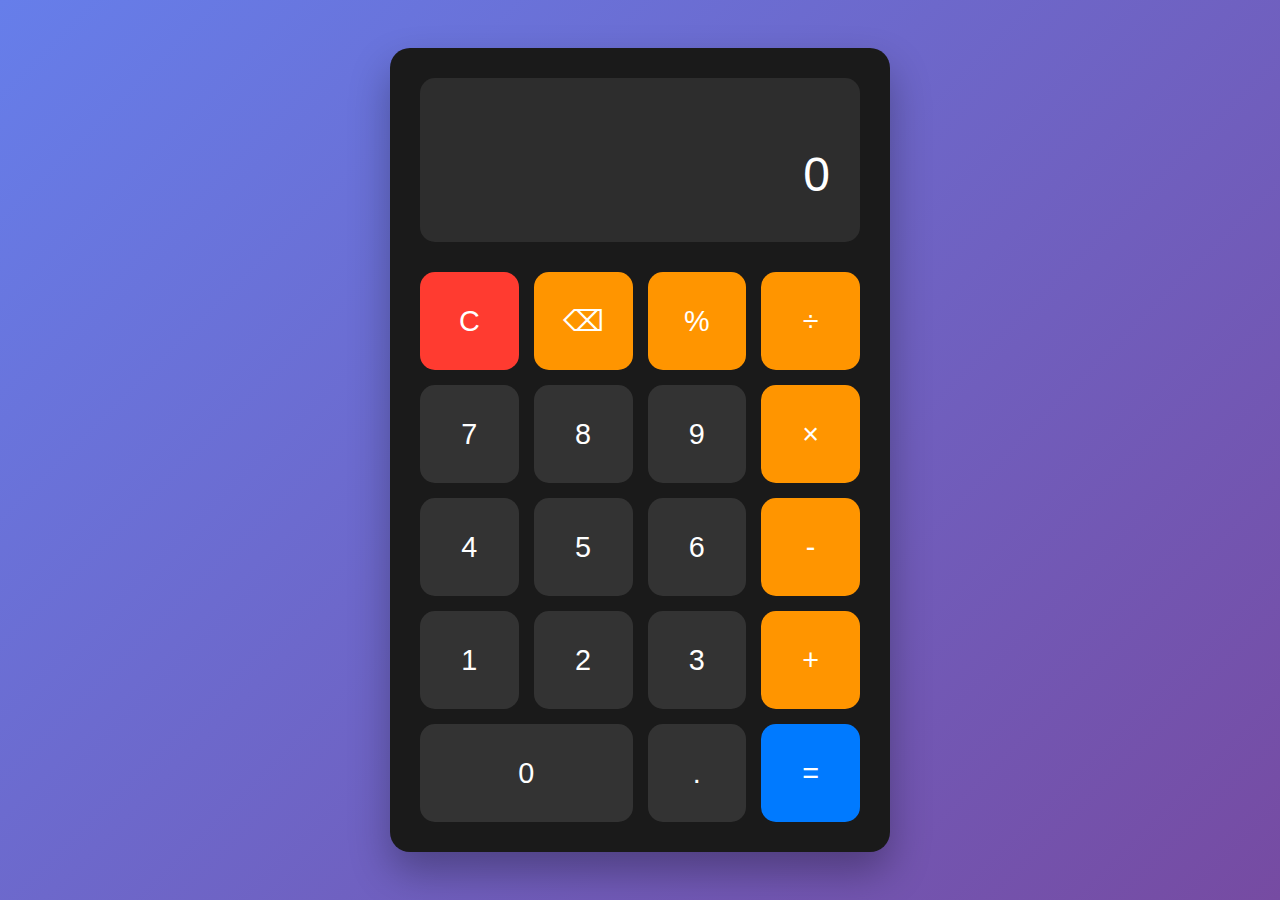
<file: calculator.html>
<!DOCTYPE html>
<html lang="ja">
<head>
    <meta charset="UTF-8">
    <meta name="viewport" content="width=device-width, initial-scale=1.0">
    <title>高品質計算機</title>
    <style>
        * {
            margin: 0;
            padding: 0;
            box-sizing: border-box;
        }

        body {
            font-family: 'Segoe UI', Tahoma, Geneva, Verdana, sans-serif;
            background: linear-gradient(135deg, #667eea 0%, #764ba2 100%);
            min-height: 100vh;
            display: flex;
            justify-content: center;
            align-items: center;
            padding: 20px;
        }

        .calculator {
            background: #1a1a1a;
            border-radius: 20px;
            padding: 20px;
            box-shadow: 0 20px 40px rgba(0, 0, 0, 0.3);
            width: 100%;
            max-width: 400px;
            min-width: 320px;
        }

        .display {
            background: #2d2d2d;
            border-radius: 15px;
            padding: 30px 20px;
            margin-bottom: 20px;
            text-align: right;
            min-height: 80px;
            display: flex;
            flex-direction: column;
            justify-content: flex-end;
        }

        .previous-operand {
            color: #888;
            font-size: 1.2rem;
            margin-bottom: 5px;
            min-height: 1.5rem;
        }

        .current-operand {
            color: #fff;
            font-size: 2.5rem;
            font-weight: 300;
            word-wrap: break-word;
            word-break: break-all;
        }

        .error {
            color: #ff6b6b !important;
        }

        .buttons {
            display: grid;
            grid-template-columns: repeat(4, 1fr);
            grid-template-rows: repeat(5, 1fr);
            gap: 12px;
            aspect-ratio: 4/5;
        }

        .button {
            background: #333;
            border: none;
            border-radius: 15px;
            color: #fff;
            font-size: 1.5rem;
            font-weight: 500;
            cursor: pointer;
            transition: all 0.2s ease;
            min-height: 60px;
            display: flex;
            align-items: center;
            justify-content: center;
            user-select: none;
            -webkit-tap-highlight-color: transparent;
        }

        .button:hover {
            background: #444;
            transform: translateY(-2px);
            box-shadow: 0 5px 15px rgba(0, 0, 0, 0.3);
        }

        .button:active {
            transform: translateY(0);
            box-shadow: 0 2px 8px rgba(0, 0, 0, 0.3);
        }

        .button.operator {
            background: #ff9500;
            color: #fff;
        }

        .button.operator:hover {
            background: #ffaa33;
        }

        .button.equals {
            background: #007aff;
            color: #fff;
        }

        .button.equals:hover {
            background: #0056cc;
        }

        .button.clear {
            background: #ff3b30;
            color: #fff;
        }

        .button.clear:hover {
            background: #ff6b6b;
        }

        .button.span-2 {
            grid-column: span 2;
        }

        /* レスポンシブ対応 */
        @media (max-width: 480px) {
            .calculator {
                padding: 15px;
                border-radius: 15px;
            }

            .display {
                padding: 20px 15px;
                margin-bottom: 15px;
                min-height: 70px;
            }

            .current-operand {
                font-size: 2rem;
            }

            .previous-operand {
                font-size: 1rem;
            }

            .buttons {
                gap: 8px;
            }

            .button {
                font-size: 1.3rem;
                min-height: 50px;
                border-radius: 12px;
            }
        }

        @media (max-width: 360px) {
            .calculator {
                padding: 10px;
            }

            .display {
                padding: 15px 10px;
            }

            .current-operand {
                font-size: 1.8rem;
            }

            .button {
                font-size: 1.2rem;
                min-height: 44px;
            }
        }

        /* タブレット対応 */
        @media (min-width: 768px) {
            .calculator {
                max-width: 500px;
                padding: 30px;
            }

            .display {
                padding: 40px 30px;
                margin-bottom: 30px;
            }

            .current-operand {
                font-size: 3rem;
            }

            .buttons {
                gap: 15px;
            }

            .button {
                font-size: 1.8rem;
                min-height: 70px;
            }
        }

        /* アニメーション */
        @keyframes press {
            0% { transform: scale(1); }
            50% { transform: scale(0.95); }
            100% { transform: scale(1); }
        }

        .button:active {
            animation: press 0.1s ease;
        }
    </style>
</head>
<body>
    <div class="calculator">
        <div class="display">
            <div class="previous-operand" id="previous-operand"></div>
            <div class="current-operand" id="current-operand">0</div>
        </div>
        <div class="buttons">
            <button class="button clear" onclick="clearAll()">C</button>
            <button class="button operator" onclick="deleteNumber()">⌫</button>
            <button class="button operator" onclick="appendOperator('%')">%</button>
            <button class="button operator" onclick="appendOperator('÷')">÷</button>
            
            <button class="button" onclick="appendNumber('7')">7</button>
            <button class="button" onclick="appendNumber('8')">8</button>
            <button class="button" onclick="appendNumber('9')">9</button>
            <button class="button operator" onclick="appendOperator('×')">×</button>
            
            <button class="button" onclick="appendNumber('4')">4</button>
            <button class="button" onclick="appendNumber('5')">5</button>
            <button class="button" onclick="appendNumber('6')">6</button>
            <button class="button operator" onclick="appendOperator('-')">-</button>
            
            <button class="button" onclick="appendNumber('1')">1</button>
            <button class="button" onclick="appendNumber('2')">2</button>
            <button class="button" onclick="appendNumber('3')">3</button>
            <button class="button operator" onclick="appendOperator('+')">+</button>
            
            <button class="button span-2" onclick="appendNumber('0')">0</button>
            <button class="button" onclick="appendDecimal()">.</button>
            <button class="button equals" onclick="calculate()">=</button>
        </div>
    </div>

    <script>
        class Calculator {
            constructor() {
                this.previousOperand = '';
                this.currentOperand = '0';
                this.operation = undefined;
                this.shouldResetScreen = false;
            }

            clear() {
                this.currentOperand = '0';
                this.previousOperand = '';
                this.operation = undefined;
                this.shouldResetScreen = false;
            }

            delete() {
                if (this.currentOperand === '0' || this.currentOperand === 'Error') {
                    return;
                }
                this.currentOperand = this.currentOperand.toString().slice(0, -1);
                if (this.currentOperand === '') {
                    this.currentOperand = '0';
                }
            }

            appendNumber(number) {
                if (this.shouldResetScreen) {
                    this.currentOperand = '';
                    this.shouldResetScreen = false;
                }
                if (number === '0' && this.currentOperand === '0') return;
                if (this.currentOperand === 'Error') {
                    this.currentOperand = '';
                }
                this.currentOperand = this.currentOperand.toString() + number;
            }

            appendDecimal() {
                if (this.shouldResetScreen) {
                    this.currentOperand = '0';
                    this.shouldResetScreen = false;
                }
                if (this.currentOperand === 'Error') {
                    this.currentOperand = '0';
                }
                if (this.currentOperand.includes('.')) return;
                this.currentOperand = this.currentOperand.toString() + '.';
            }

            appendOperator(operation) {
                if (this.currentOperand === 'Error') {
                    this.currentOperand = '0';
                }
                
                if (this.currentOperand !== '') {
                    if (this.previousOperand !== '') {
                        this.calculate();
                    }
                    this.operation = operation;
                    this.previousOperand = this.currentOperand;
                    this.shouldResetScreen = true;
                }
            }

            calculate() {
                let computation;
                const prev = parseFloat(this.previousOperand);
                const current = parseFloat(this.currentOperand);
                
                if (isNaN(prev) || isNaN(current)) {
                    this.currentOperand = 'Error';
                    return;
                }

                switch (this.operation) {
                    case '+':
                        computation = prev + current;
                        break;
                    case '-':
                        computation = prev - current;
                        break;
                    case '×':
                        computation = prev * current;
                        break;
                    case '÷':
                        if (current === 0) {
                            this.currentOperand = 'Error';
                            return;
                        }
                        computation = prev / current;
                        break;
                    case '%':
                        computation = prev % current;
                        break;
                    default:
                        return;
                }

                this.currentOperand = computation.toString();
                this.operation = undefined;
                this.previousOperand = '';
                this.shouldResetScreen = true;
            }

            getDisplayNumber(number) {
                if (number === 'Error') return 'Error';
                const stringNumber = number.toString();
                const integerDigits = parseFloat(stringNumber.split('.')[0]);
                const decimalDigits = stringNumber.split('.')[1];
                let integerDisplay;
                
                if (isNaN(integerDigits)) {
                    integerDisplay = '0';
                } else {
                    integerDisplay = integerDigits.toLocaleString('en', {
                        maximumFractionDigits: 0
                    });
                }
                
                if (decimalDigits != null) {
                    return `${integerDisplay}.${decimalDigits}`;
                } else {
                    return integerDisplay;
                }
            }

            updateDisplay() {
                const currentOperandElement = document.getElementById('current-operand');
                const previousOperandElement = document.getElementById('previous-operand');
                
                currentOperandElement.textContent = this.getDisplayNumber(this.currentOperand);
                
                if (this.operation != null && this.previousOperand !== '') {
                    previousOperandElement.textContent = 
                        `${this.getDisplayNumber(this.previousOperand)} ${this.operation}`;
                } else {
                    previousOperandElement.textContent = '';
                }

                // エラー表示のスタイル適用
                if (this.currentOperand === 'Error') {
                    currentOperandElement.classList.add('error');
                } else {
                    currentOperandElement.classList.remove('error');
                }
            }
        }

        const calculator = new Calculator();

        function appendNumber(number) {
            calculator.appendNumber(number);
            calculator.updateDisplay();
        }

        function appendOperator(operator) {
            calculator.appendOperator(operator);
            calculator.updateDisplay();
        }

        function appendDecimal() {
            calculator.appendDecimal();
            calculator.updateDisplay();
        }

        function calculate() {
            calculator.calculate();
            calculator.updateDisplay();
        }

        function clearAll() {
            calculator.clear();
            calculator.updateDisplay();
        }

        function deleteNumber() {
            calculator.delete();
            calculator.updateDisplay();
        }

        // キーボードサポート
        document.addEventListener('keydown', (event) => {
            const key = event.key;
            
            if (key >= '0' && key <= '9') {
                appendNumber(key);
            } else if (key === '.') {
                appendDecimal();
            } else if (key === '+' || key === '-') {
                appendOperator(key);
            } else if (key === '*') {
                appendOperator('×');
            } else if (key === '/') {
                appendOperator('÷');
            } else if (key === '%') {
                appendOperator('%');
            } else if (key === 'Enter' || key === '=') {
                calculate();
            } else if (key === 'Escape') {
                clearAll();
            } else if (key === 'Backspace') {
                deleteNumber();
            }
        });

        // 初期表示
        calculator.updateDisplay();
    </script>
</body>
</html>
</file>
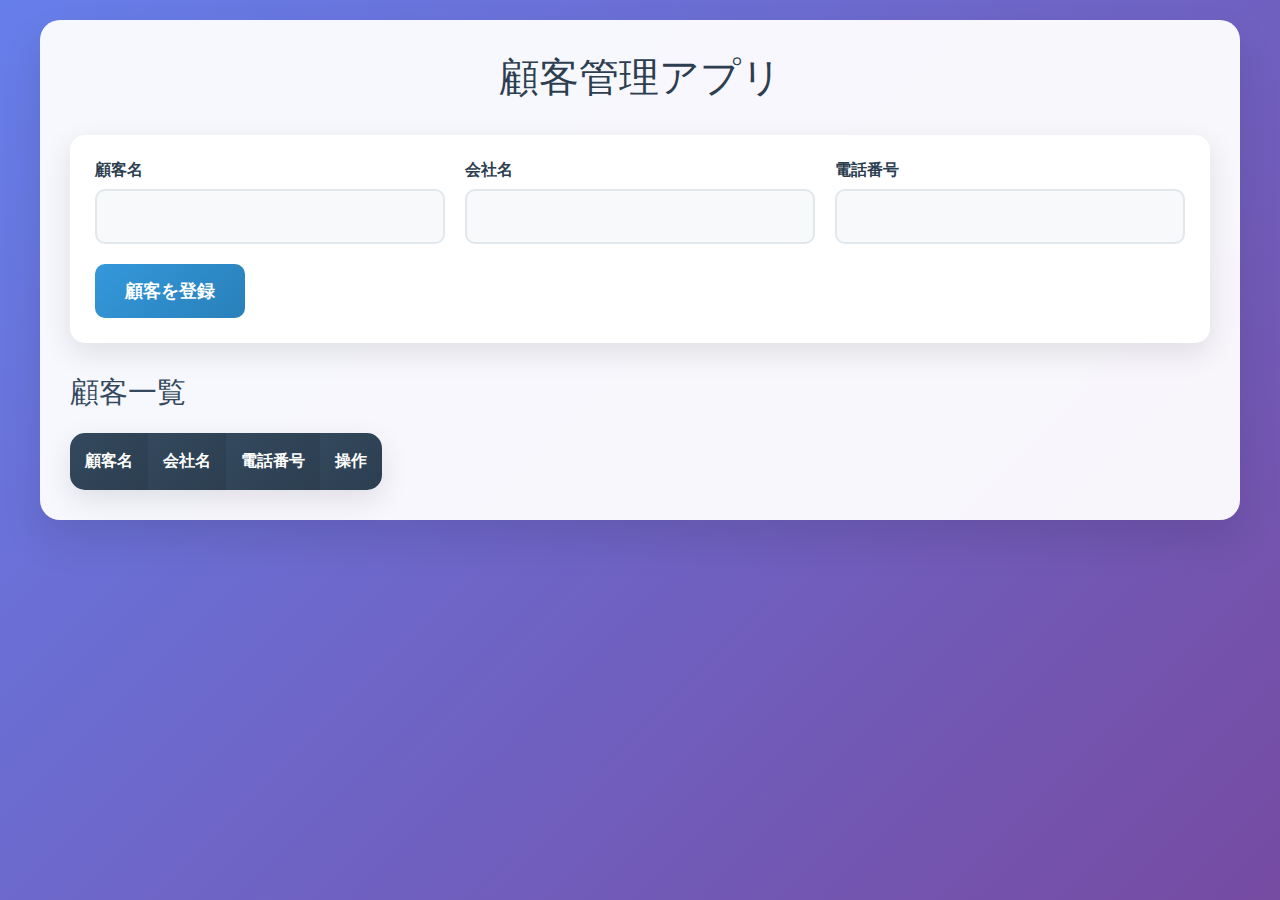
<file: customer-app.html>
<!DOCTYPE html>
<html lang="ja">
<head>
  <meta charset="UTF-8">
  <meta name="viewport" content="width=device-width, initial-scale=1.0">
  <title>顧客管理アプリ</title>
  <style>
    * {
      margin: 0;
      padding: 0;
      box-sizing: border-box;
    }

    body {
      font-family: 'Segoe UI', Tahoma, Geneva, Verdana, sans-serif;
      background: linear-gradient(135deg, #667eea 0%, #764ba2 100%);
      min-height: 100vh;
      padding: 20px;
      color: #333;
    }

    .container {
      max-width: 1200px;
      margin: 0 auto;
      background: rgba(255, 255, 255, 0.95);
      border-radius: 20px;
      padding: 30px;
      box-shadow: 0 20px 40px rgba(0, 0, 0, 0.1);
    }

    h1 {
      color: #2c3e50;
      text-align: center;
      margin-bottom: 30px;
      font-size: 2.5rem;
      font-weight: 300;
    }

    h2 {
      color: #34495e;
      margin: 30px 0 20px 0;
      font-size: 1.8rem;
      font-weight: 400;
    }

    .form-container {
      background: #fff;
      padding: 25px;
      border-radius: 15px;
      box-shadow: 0 10px 30px rgba(0, 0, 0, 0.1);
      margin-bottom: 30px;
    }

    .form-grid {
      display: grid;
      grid-template-columns: repeat(auto-fit, minmax(250px, 1fr));
      gap: 20px;
      margin-bottom: 20px;
    }

    .form-group {
      display: flex;
      flex-direction: column;
    }

    label {
      font-weight: 600;
      color: #2c3e50;
      margin-bottom: 8px;
      font-size: 1rem;
    }

    input[type="text"] {
      padding: 15px;
      border: 2px solid #e1e8ed;
      border-radius: 10px;
      font-size: 1.1rem;
      transition: all 0.3s ease;
      background: #f8f9fa;
    }

    input[type="text"]:focus {
      outline: none;
      border-color: #3498db;
      background: #fff;
      box-shadow: 0 0 0 3px rgba(52, 152, 219, 0.1);
    }

    .submit-btn {
      background: linear-gradient(135deg, #3498db, #2980b9);
      color: #fff;
      border: none;
      padding: 15px 30px;
      border-radius: 10px;
      font-size: 1.1rem;
      font-weight: 600;
      cursor: pointer;
      transition: all 0.3s ease;
      min-height: 50px;
      min-width: 120px;
    }

    .submit-btn:hover {
      transform: translateY(-2px);
      box-shadow: 0 10px 20px rgba(52, 152, 219, 0.3);
    }

    .submit-btn:active {
      transform: translateY(0);
    }

    .table-container {
      background: #fff;
      border-radius: 15px;
      box-shadow: 0 10px 30px rgba(0, 0, 0, 0.1);
      overflow: hidden;
    }

    table {
      width: 100%;
      border-collapse: collapse;
      background: #fff;
    }

    th {
      background: linear-gradient(135deg, #34495e, #2c3e50);
      color: #fff;
      padding: 18px 15px;
      text-align: left;
      font-weight: 600;
      font-size: 1rem;
    }

    td {
      padding: 18px 15px;
      border-bottom: 1px solid #ecf0f1;
      font-size: 1rem;
    }

    tr:hover {
      background: #f8f9fa;
    }

    .delete-btn {
      background: linear-gradient(135deg, #e74c3c, #c0392b);
      color: #fff;
      border: none;
      padding: 12px 20px;
      border-radius: 8px;
      cursor: pointer;
      font-size: 0.9rem;
      font-weight: 600;
      transition: all 0.3s ease;
      min-height: 44px;
      min-width: 80px;
    }

    .delete-btn:hover {
      transform: translateY(-1px);
      box-shadow: 0 5px 15px rgba(231, 76, 60, 0.3);
    }

    .delete-btn:active {
      transform: translateY(0);
    }

    .empty-state {
      text-align: center;
      padding: 40px;
      color: #7f8c8d;
      font-size: 1.1rem;
    }

    /* モバイルファースト レスポンシブ対応 */
    @media (max-width: 768px) {
      body {
        padding: 10px;
      }

      .container {
        padding: 20px;
        border-radius: 15px;
      }

      h1 {
        font-size: 2rem;
        margin-bottom: 20px;
      }

      h2 {
        font-size: 1.5rem;
        margin: 20px 0 15px 0;
      }

      .form-container {
        padding: 20px;
        margin-bottom: 20px;
      }

      .form-grid {
        grid-template-columns: 1fr;
        gap: 15px;
      }

      input[type="text"] {
        padding: 12px;
        font-size: 1rem;
      }

      .submit-btn {
        padding: 12px 25px;
        font-size: 1rem;
        width: 100%;
        min-height: 44px;
      }

      th, td {
        padding: 12px 10px;
        font-size: 0.9rem;
      }

      .delete-btn {
        padding: 10px 15px;
        font-size: 0.85rem;
        min-height: 44px;
        min-width: 70px;
      }
    }

    @media (max-width: 768px) {
      .container {
        padding: 15px;
      }

      .form-container {
        padding: 15px;
      }

      h1 {
        font-size: 1.8rem;
      }

      h2 {
        font-size: 1.3rem;
      }

      /* モバイル専用カードレイアウト */
      .mobile-cards {
        display: block;
      }

      .desktop-table {
        display: none;
      }

      .customer-card {
        background: #fff;
        border-radius: 12px;
        padding: 20px;
        margin-bottom: 15px;
        box-shadow: 0 5px 15px rgba(0, 0, 0, 0.1);
        border-left: 4px solid #3498db;
        width: 100%;
        box-sizing: border-box;
      }

      .customer-info {
        margin-bottom: 15px;
      }

      .customer-info div {
        display: flex;
        flex-direction: column;
        margin-bottom: 12px;
        font-size: 1rem;
      }

      .customer-info .label {
        font-weight: 600;
        color: #7f8c8d;
        margin-bottom: 5px;
        font-size: 0.9rem;
      }

      .customer-info .value {
        color: #2c3e50;
        font-size: 1.1rem;
        font-weight: 500;
        word-break: break-all;
      }

      .card-actions {
        display: flex;
        justify-content: center;
        margin-top: 15px;
      }

      .delete-btn {
        padding: 12px 24px;
        font-size: 1rem;
        font-weight: 600;
        min-height: 50px;
        min-width: 80px;
        background: linear-gradient(135deg, #e74c3c, #c0392b);
        border-radius: 10px;
        box-shadow: 0 3px 10px rgba(231, 76, 60, 0.3);
      }

      .delete-btn:hover {
        transform: translateY(-2px);
        box-shadow: 0 5px 15px rgba(231, 76, 60, 0.4);
      }

      .delete-btn:active {
        transform: translateY(0);
      }
    }

    @media (min-width: 769px) {
      .mobile-cards {
        display: none;
      }

      .desktop-table {
        display: table;
      }
    }

    /* アニメーション */
    @keyframes fadeIn {
      from { opacity: 0; transform: translateY(20px); }
      to { opacity: 1; transform: translateY(0); }
    }

    .customer-card {
      animation: fadeIn 0.3s ease;
    }

    /* フォーカス時のアクセシビリティ */
    button:focus,
    input:focus {
      outline: 2px solid #3498db;
      outline-offset: 2px;
    }
  </style>
</head>
<body>
  <div class="container">
    <h1>顧客管理アプリ</h1>
    
    <div class="form-container">
      <form id="customer-form">
        <div class="form-grid">
          <div class="form-group">
            <label for="name">顧客名</label>
            <input type="text" id="name" required>
          </div>
          <div class="form-group">
            <label for="company">会社名</label>
            <input type="text" id="company" required>
          </div>
          <div class="form-group">
            <label for="phone">電話番号</label>
            <input type="text" id="phone" required pattern="[0-9\-]+" title="数字とハイフンのみ">
          </div>
        </div>
        <button type="submit" class="submit-btn">顧客を登録</button>
      </form>
    </div>

    <h2>顧客一覧</h2>
    
    <!-- デスクトップ用テーブル -->
    <div class="table-container desktop-table">
      <table id="customer-table">
        <thead>
          <tr>
            <th>顧客名</th>
            <th>会社名</th>
            <th>電話番号</th>
            <th>操作</th>
          </tr>
        </thead>
        <tbody>
          <!-- 顧客データがここに表示されます -->
        </tbody>
      </table>
    </div>

    <!-- モバイル用カード -->
    <div class="mobile-cards" id="mobile-cards">
      <!-- モバイル用カードがここに表示されます -->
    </div>
  </div>

  <script>
    const form = document.getElementById('customer-form');
    const tableBody = document.querySelector('#customer-table tbody');
    const mobileCards = document.getElementById('mobile-cards');
    const STORAGE_KEY = 'customers';

    function loadCustomers() {
      const data = localStorage.getItem(STORAGE_KEY);
      return data ? JSON.parse(data) : [];
    }

    function saveCustomers(customers) {
      localStorage.setItem(STORAGE_KEY, JSON.stringify(customers));
    }

    function renderCustomers() {
      const customers = loadCustomers();
      
      // デスクトップ用テーブル
      tableBody.innerHTML = '';
      customers.forEach((customer, idx) => {
        const tr = document.createElement('tr');
        tr.innerHTML = `
          <td>${customer.name}</td>
          <td>${customer.company}</td>
          <td>${customer.phone}</td>
          <td><button class="delete-btn" data-idx="${idx}">削除</button></td>
        `;
        tableBody.appendChild(tr);
      });

      // モバイル用カード
      mobileCards.innerHTML = '';
      if (customers.length === 0) {
        mobileCards.innerHTML = '<div class="empty-state">登録された顧客がありません</div>';
      } else {
        customers.forEach((customer, idx) => {
          const card = document.createElement('div');
          card.className = 'customer-card';
          card.innerHTML = `
            <div class="customer-info">
              <div>
                <span class="label">顧客名:</span>
                <span class="value">${customer.name}</span>
              </div>
              <div>
                <span class="label">会社名:</span>
                <span class="value">${customer.company}</span>
              </div>
              <div>
                <span class="label">電話番号:</span>
                <span class="value">${customer.phone}</span>
              </div>
            </div>
            <div class="card-actions">
              <button class="delete-btn" data-idx="${idx}">削除</button>
            </div>
          `;
          mobileCards.appendChild(card);
        });
      }
    }

    form.addEventListener('submit', function(e) {
      e.preventDefault();
      const name = document.getElementById('name').value.trim();
      const company = document.getElementById('company').value.trim();
      const phone = document.getElementById('phone').value.trim();
      
      if (!name || !company || !phone) {
        alert('すべての項目を入力してください');
        return;
      }
      
      const customers = loadCustomers();
      customers.push({ name, company, phone });
      saveCustomers(customers);
      renderCustomers();
      form.reset();
      
      // 成功メッセージ
      const submitBtn = form.querySelector('.submit-btn');
      const originalText = submitBtn.textContent;
      submitBtn.textContent = '登録完了！';
      submitBtn.style.background = 'linear-gradient(135deg, #27ae60, #2ecc71)';
      
      setTimeout(() => {
        submitBtn.textContent = originalText;
        submitBtn.style.background = 'linear-gradient(135deg, #3498db, #2980b9)';
      }, 2000);
    });

    // 削除ボタンのイベントリスナー（デスクトップ用）
    tableBody.addEventListener('click', function(e) {
      if (e.target.classList.contains('delete-btn')) {
        handleDelete(e.target.getAttribute('data-idx'));
      }
    });

    // 削除ボタンのイベントリスナー（モバイル用）
    mobileCards.addEventListener('click', function(e) {
      if (e.target.classList.contains('delete-btn')) {
        handleDelete(e.target.getAttribute('data-idx'));
      }
    });

    function handleDelete(idx) {
      if (confirm('この顧客を削除しますか？')) {
        const customers = loadCustomers();
        customers.splice(idx, 1);
        saveCustomers(customers);
        renderCustomers();
      }
    }

    // 初期表示
    renderCustomers();
  </script>
</body>
</html>
</file>
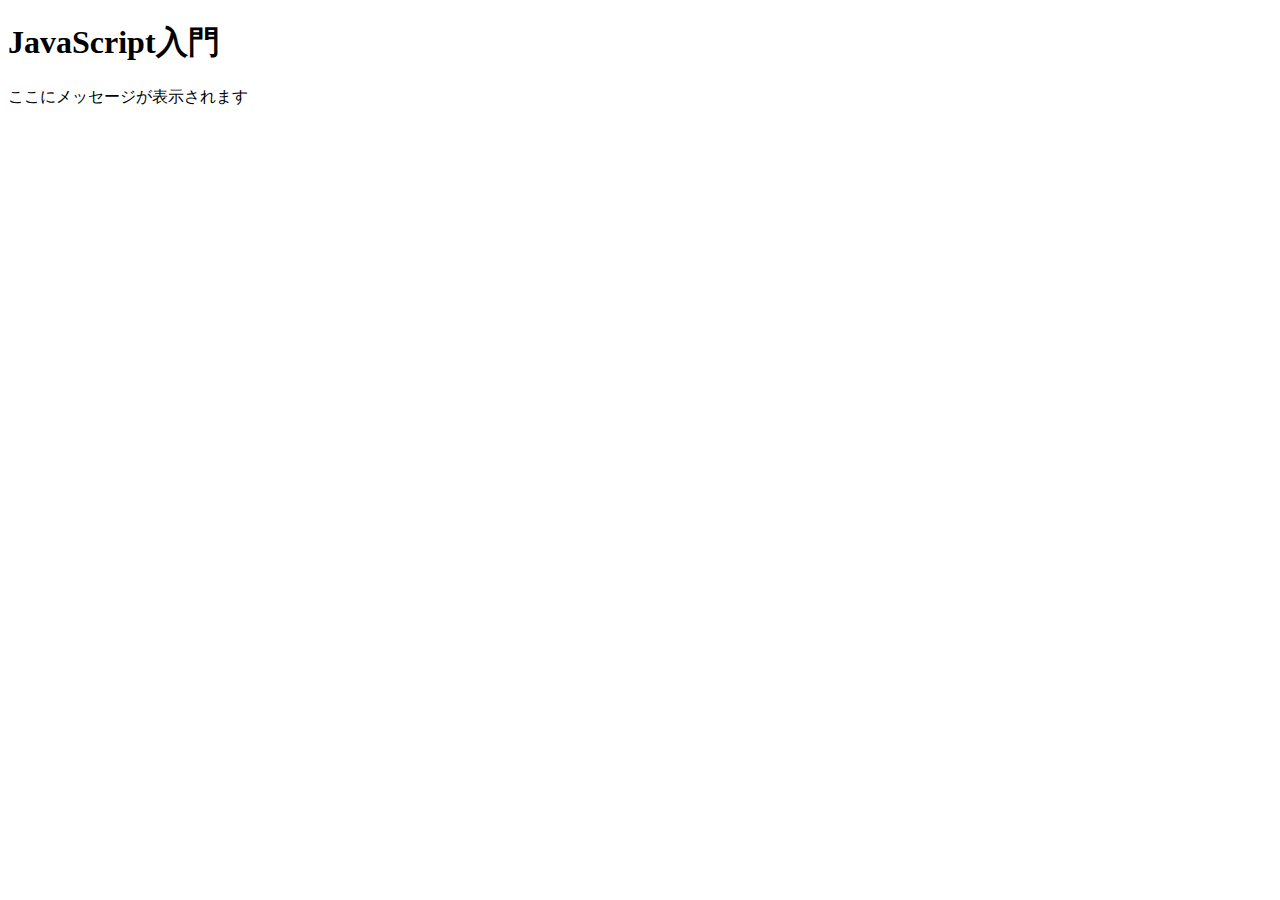
<file: my-first-javascript.html>
<!DOCTYPE html>
<html>
<head>
    <title>私の最初のJavaScript</title>
</head>
<body>
    <h1>JavaScript入門</h1>
    <p>ここにメッセージが表示されます</p>
    
    <script>
        alert("こんにちは！JavaScriptが動いています！");
    </script>
</body>
</html>
</file>
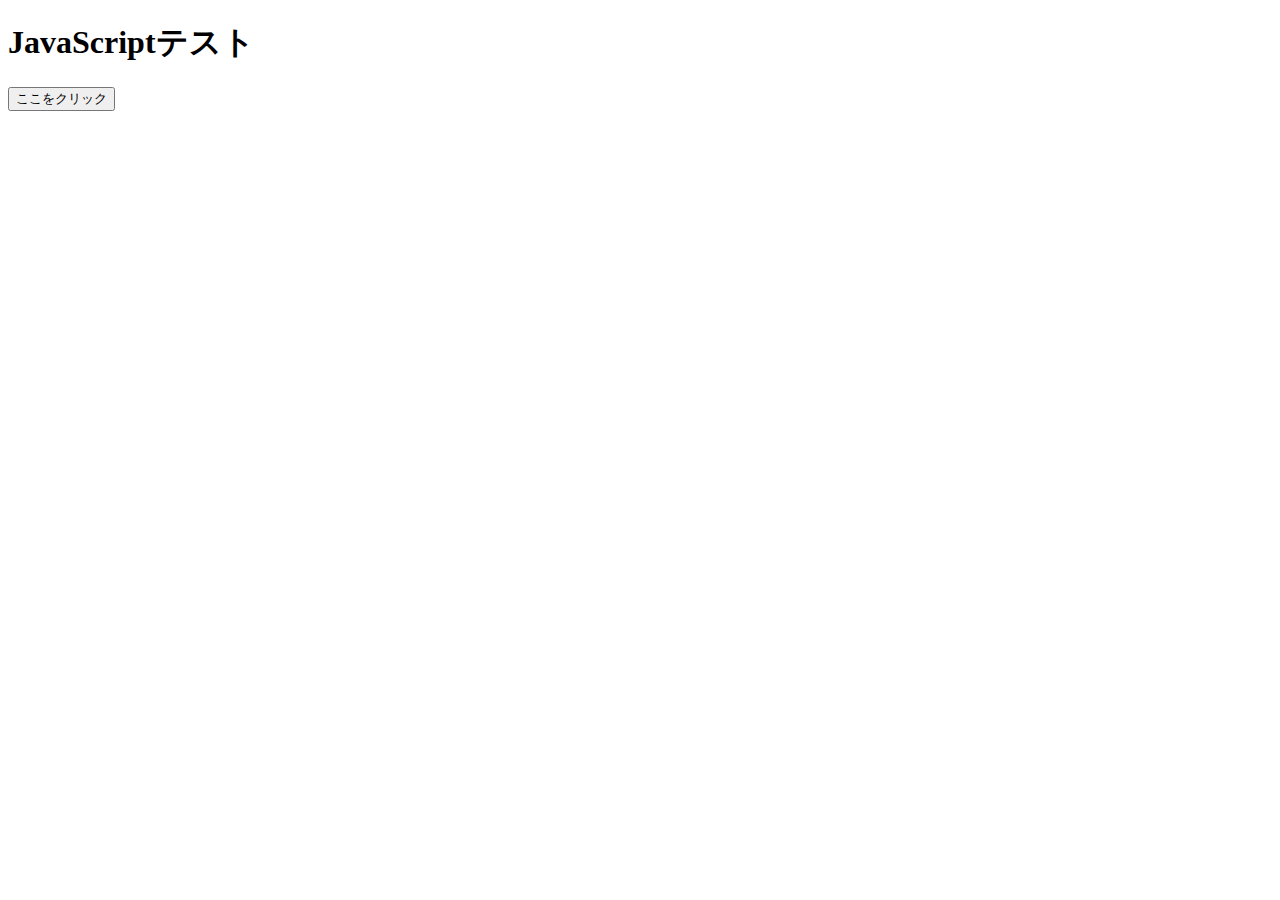
<file: test.html>
<!DOCTYPE html>
<html>
<head>
    <title>テスト</title>
</head>
<body>
    <h1>JavaScriptテスト</h1>
    <button onclick="showMessage()">ここをクリック</button>
    
    <script>
        function showMessage() {
            alert("ボタンが押されました！");
        }
        
        // ページ読み込み時にも実行
        window.onload = function() {
            console.log("ページが読み込まれました");
            alert("ページが読み込まれました！");
        };
    </script>
</body>
</html>
</file>
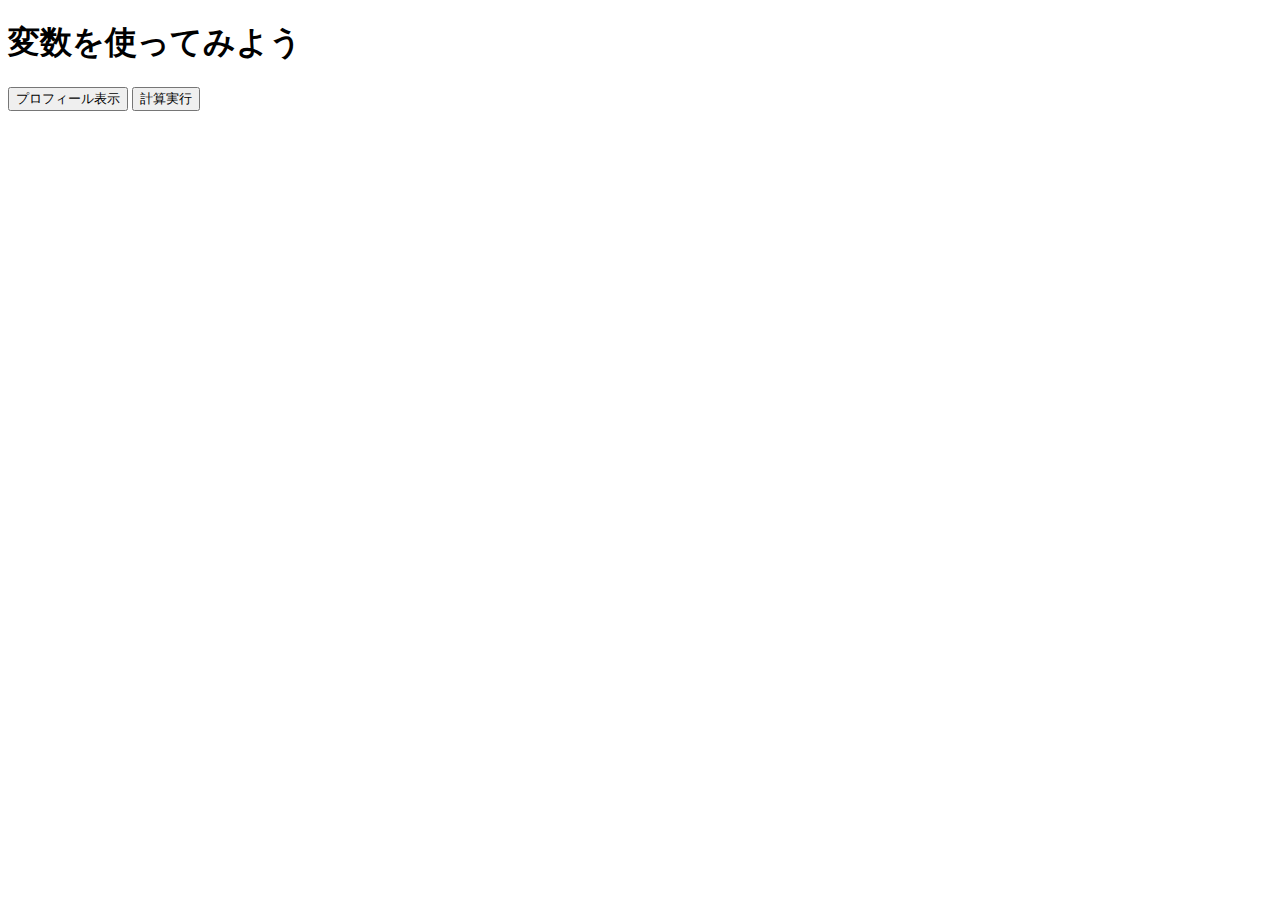
<file: variables.html>
<!DOCTYPE html>
<html>
<head>
    <title>変数の練習</title>
</head>
<body>
    <h1>変数を使ってみよう</h1>
    <button onclick="showProfile()">プロフィール表示</button>
    <button onclick="calculate()">計算実行</button>
    
    <script>
        // 変数の定義
        var myName = "田中太郎";
        var myAge = 30;
        var hourlyRate = 5000;
        
        function showProfile() {
            alert("名前: " + myName + "\n年齢: " + myAge + "歳");
        }
        
        function calculate() {
            var hours = 40;  // 作業時間
            var totalPrice = hours * hourlyRate;  // 計算
            alert("作業時間: " + hours + "時間\n料金: " + totalPrice + "円");
        }
    </script>
</body>
</html>
</file>
